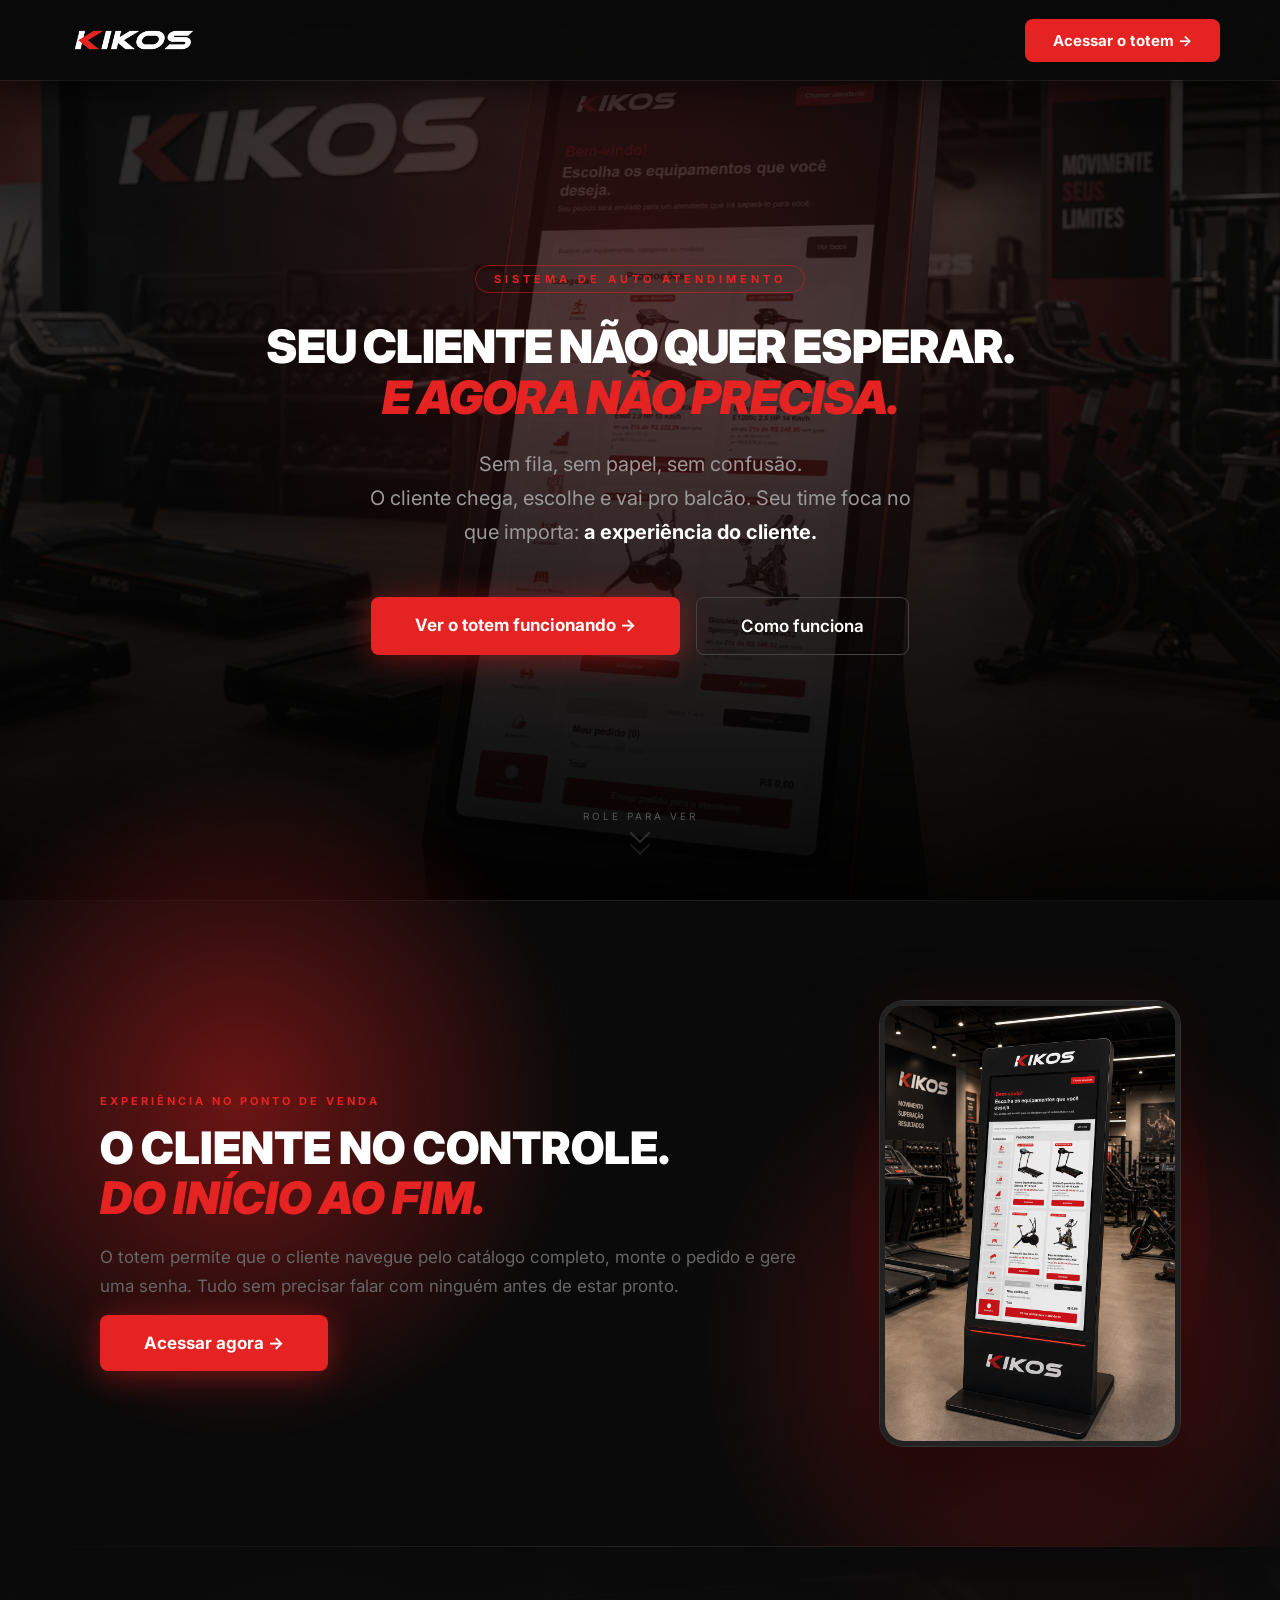
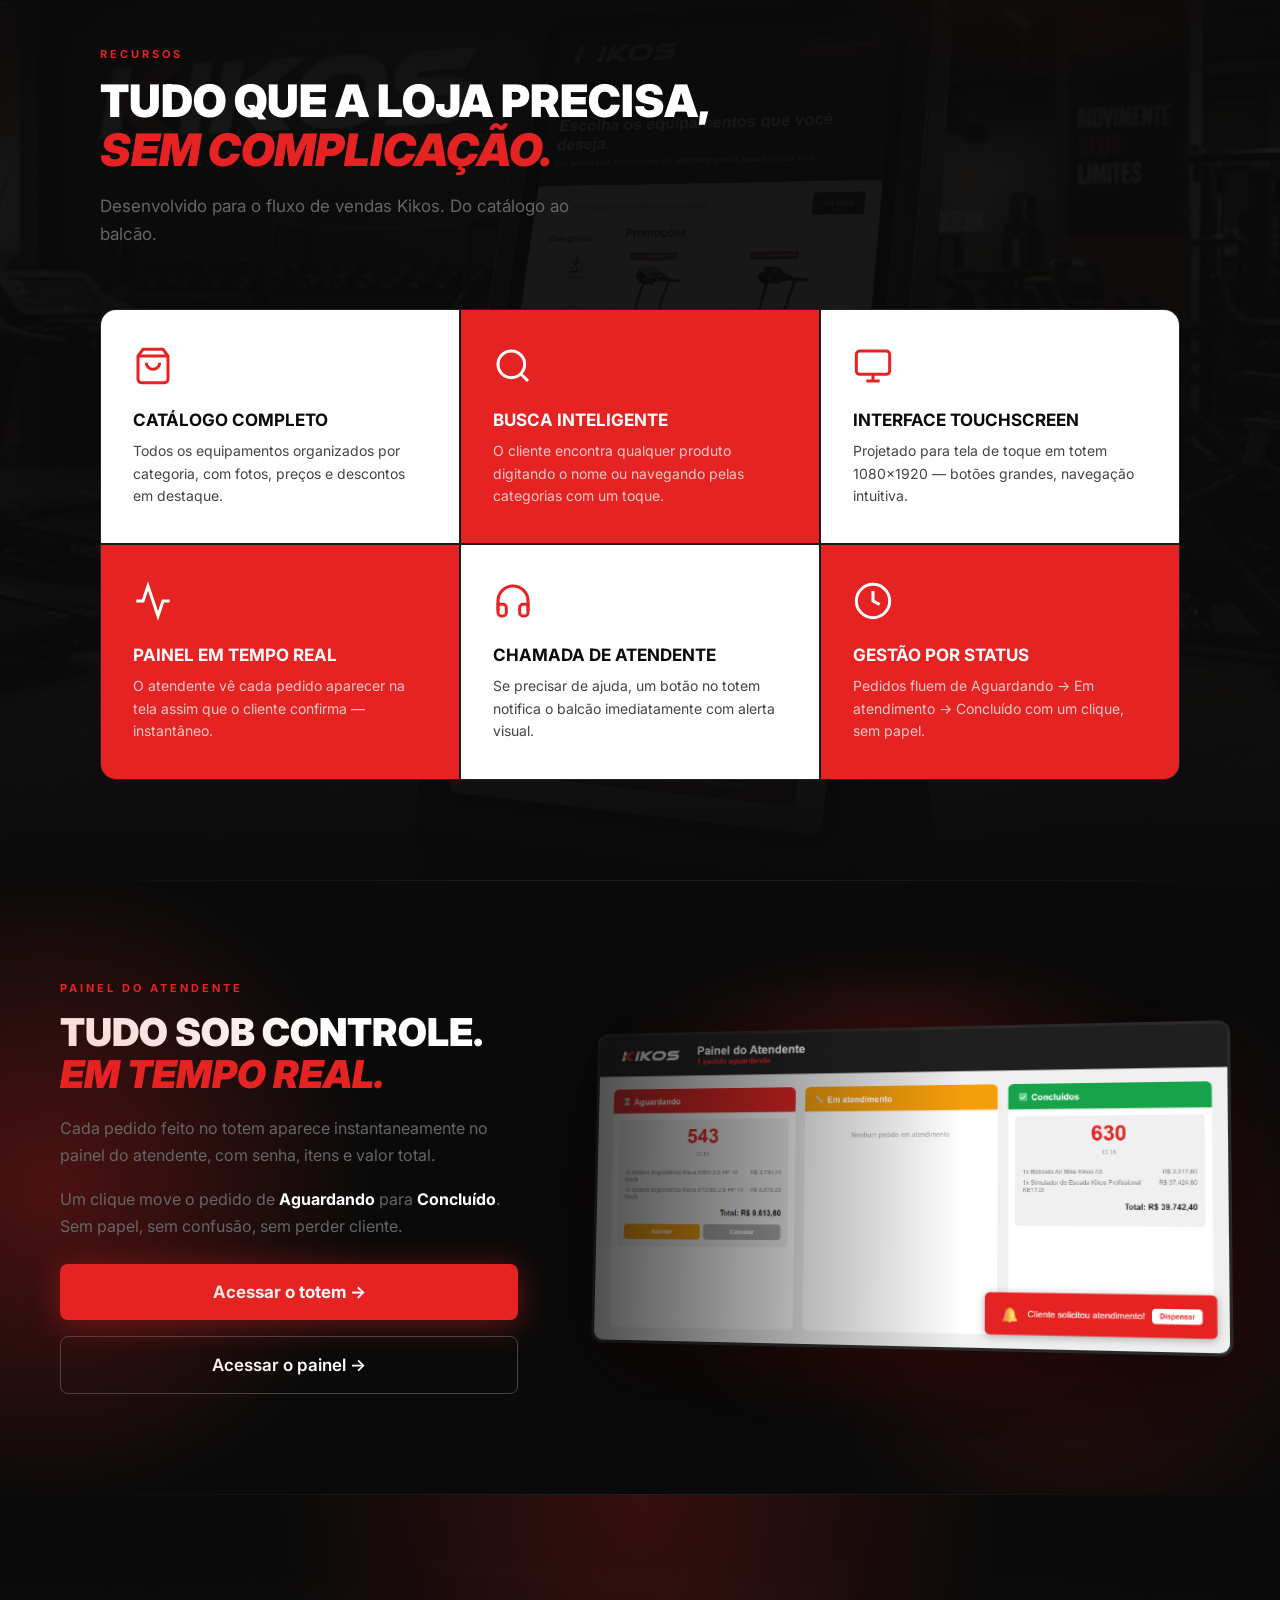
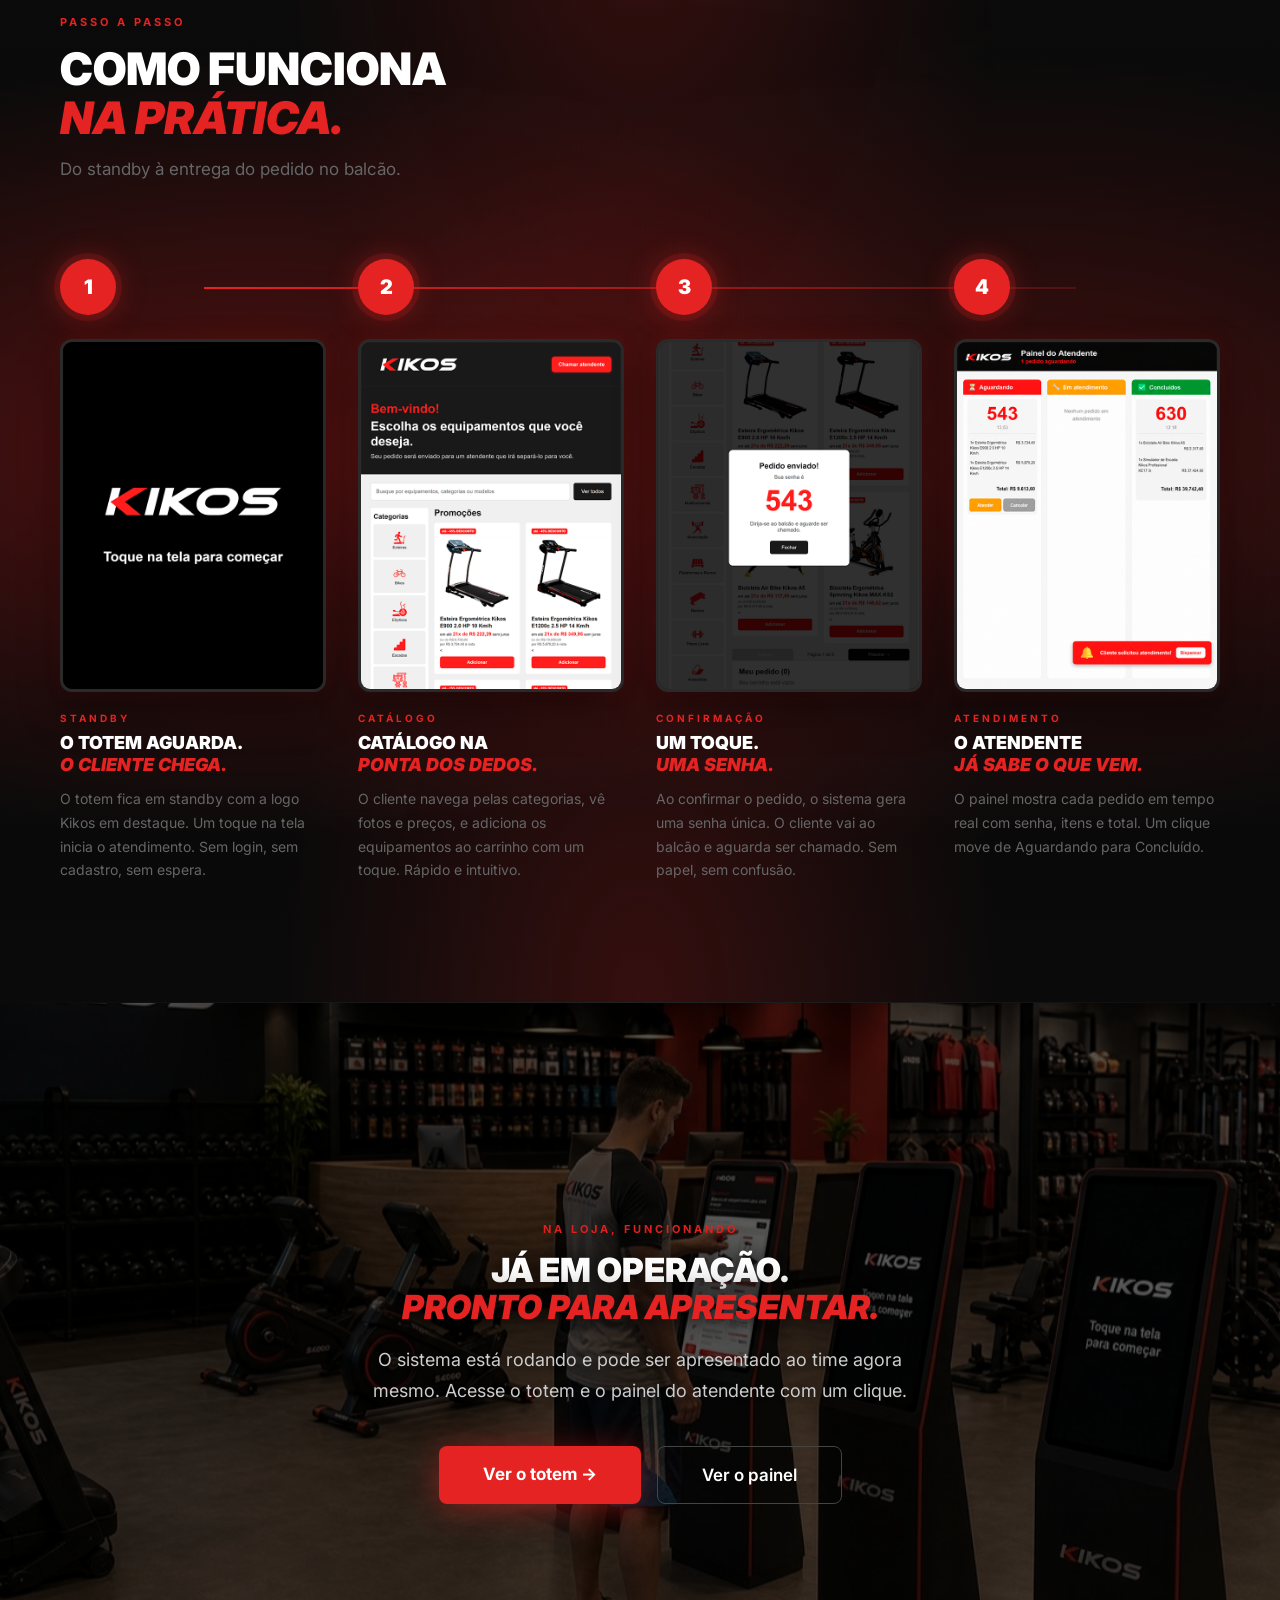
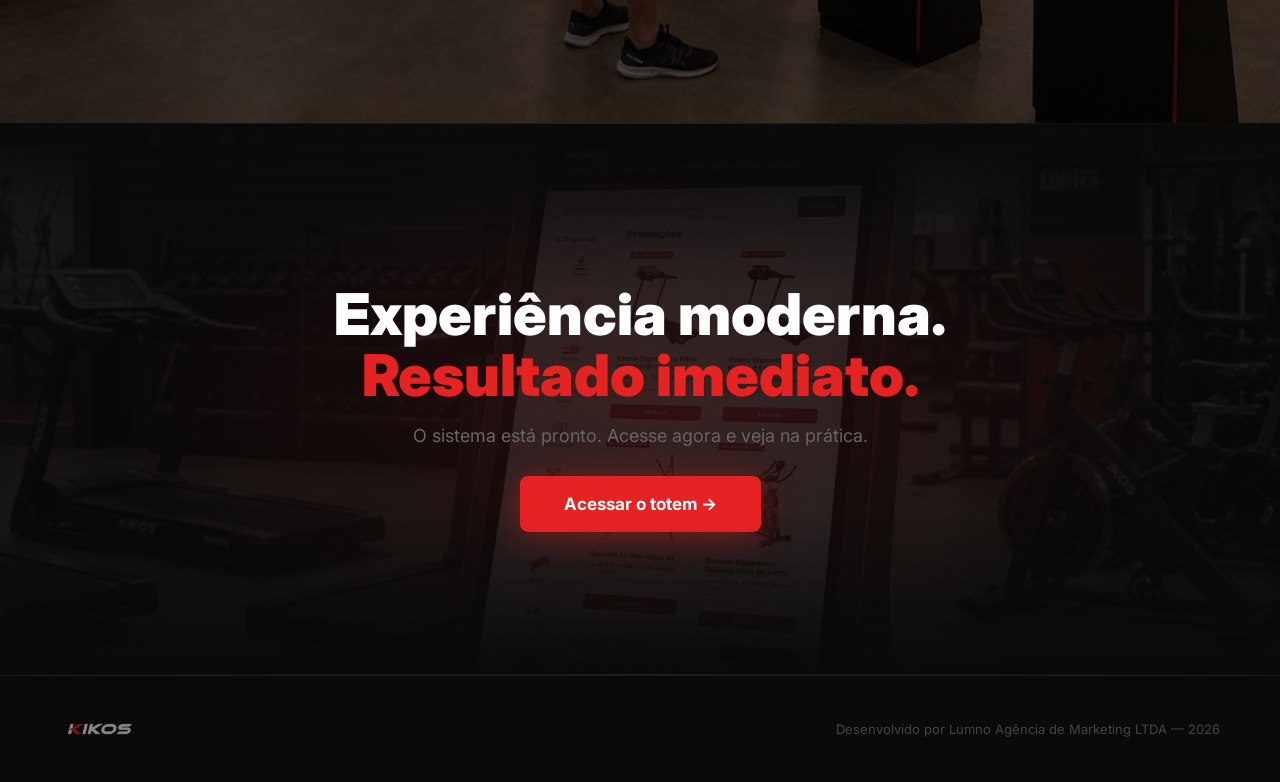
<file: landing.html>
<!DOCTYPE html>
<html lang="pt-BR">
<head>
  <meta charset="UTF-8">
  <meta name="viewport" content="width=device-width, initial-scale=1.0">
  <title>Auto Atendimento Kikos</title>
  <style>
    @import url('https://fonts.googleapis.com/css2?family=Inter:wght@400;600;700;900&display=swap');

    :root {
      --vermelho: #e52322;
      --preto: #0a0a0a;
      --cinza-escuro: #111111;
      --branco: #ffffff;
    }

    * { margin: 0; padding: 0; box-sizing: border-box; }
    html { scroll-behavior: smooth; }
    body {
      background-color: var(--preto);
      color: var(--branco);
      font-family: 'Inter', Arial, sans-serif;
      overflow-x: hidden;
    }

    /* ── NAV ─────────────────────────────────────────── */
nav {
  position: fixed;
  top: 0; left: 0; right: 0;
  z-index: 100;
  display: flex;
  align-items: center;
  justify-content: space-between;
  padding: 16px 60px;
  background: rgba(10,10,10,0.95);
  backdrop-filter: blur(12px);
  -webkit-backdrop-filter: blur(12px);
  box-shadow: 0 1px 0 rgba(255,255,255,0.08), 0 8px 32px rgba(0,0,0,0.5);
}

    nav img { height: 48px; }
    .nav-btn {
      background-color: var(--vermelho);
      color: var(--branco);
      border: none;
      padding: 12px 28px;
      border-radius: 8px;
      font-size: 15px;
      font-weight: 700;
      cursor: pointer;
      text-decoration: none;
      transition: opacity 0.2s;
    }
    .nav-btn:hover { opacity: 0.85; }

    /* ── HERO ─────────────────────────────────────────── */
    .hero {
      min-height: 100vh;
      position: relative;
      display: flex;
      align-items: center;
      justify-content: center;
      text-align: center;
      padding: 140px 40px 120px;
      overflow: hidden;
    }
    .hero-bg {
      position: absolute;
      inset: 0;
      background-image: url('mock1.png');
      background-size: cover;
      background-position: center;
      opacity: 0.2;
      filter: grayscale(30%);
      will-change: transform;
    }
    .hero-gradiente {
      position: absolute;
      inset: 0;
      background:
        radial-gradient(ellipse at 50% 30%, rgba(229,35,34,0.15) 0%, transparent 55%),
        linear-gradient(to bottom, rgba(0,0,0,0.2) 0%, rgba(0,0,0,0.0) 40%, rgba(0,0,0,0.85) 100%);
    }
    .hero-conteudo {
      position: relative;
      z-index: 1;
      max-width: 920px;
    }
    .hero-eyebrow {
      display: inline-block;
      font-size: 11px;
      font-weight: 700;
      letter-spacing: 4px;
      text-transform: uppercase;
      color: var(--vermelho);
      border: 1px solid rgba(229,35,34,0.5);
      padding: 6px 18px;
      border-radius: 100px;
      margin-bottom: 28px;
      opacity: 0;
      animation: fadeUp 0.8s ease forwards 0.3s;
    }
    .hero-titulo {
  font-size: clamp(28px, 3.6vw, 52px);
  font-weight: 900;
  line-height: 1.1;
  letter-spacing: -1px;
  margin-bottom: 24px;
  opacity: 0;
  animation: fadeUp 0.8s ease forwards 0.5s;
}
    .hero-titulo em { font-style: italic; color: var(--vermelho); }
    .hero-subtitulo {
      font-size: clamp(16px, 2vw, 20px);
      color: #999;
      line-height: 1.7;
      max-width: 560px;
      margin: 0 auto 48px;
      opacity: 0;
      animation: fadeUp 0.8s ease forwards 0.7s;
    }

    .destaque-subtitulo {
  font-style: normal;
  color: var(--branco);
  font-weight: 700;
  }

    .hero-cta {
      display: flex;
      gap: 16px;
      justify-content: center;
      flex-wrap: wrap;
      opacity: 0;
      animation: fadeUp 0.8s ease forwards 0.9s;
    }
    .btn-primario {
      background-color: var(--vermelho);
      color: var(--branco);
      border: none;
      padding: 18px 44px;
      border-radius: 8px;
      font-size: 17px;
      font-weight: 700;
      cursor: pointer;
      text-decoration: none;
      box-shadow: 0 4px 32px rgba(229,35,34,0.45);
      transition: transform 0.2s, box-shadow 0.2s;
    }
    .btn-primario:hover { transform: translateY(-2px); box-shadow: 0 8px 40px rgba(229,35,34,0.55); }
    .btn-outline {
      background: transparent;
      color: var(--branco);
      border: 1px solid #444;
      padding: 18px 44px;
      border-radius: 8px;
      font-size: 17px;
      font-weight: 600;
      cursor: pointer;
      text-decoration: none;
      transition: border-color 0.2s;
    }
    .btn-outline:hover { border-color: #888; }

    /* scroll indicator */
    .hero-scroll {
  position: absolute;
  bottom: 44px;
  left: 0;
  right: 0;
  display: flex;
  flex-direction: column;
  align-items: center;
  gap: 10px;
  opacity: 0;
  animation: fadeUp 0.8s ease forwards 1.2s;
  z-index: 2;
}
    .hero-scroll span {
      font-size: 10px;
      letter-spacing: 3px;
      text-transform: uppercase;
      color: #555;
    }
    .scroll-chevron {
      display: flex;
      flex-direction: column;
      align-items: center;
      gap: 4px;
      animation: bounce 2s ease infinite;
    }
    .scroll-chevron svg { opacity: 0.5; }
    @keyframes bounce {
      0%, 100% { transform: translateY(0); }
      50% { transform: translateY(8px); }
    }

    /* ── DIVISOR ──────────────────────────────────────── */
    .divisor { width: 100%; height: 1px; background: linear-gradient(to right, transparent, #222, transparent); }

    /* ── MOCKUP DUPLO ─────────────────────────────────── */
    .mockup-duplo {
  padding: 100px 60px;
  display: grid;
  grid-template-columns: 1fr 300px;
  gap: 60px;
  align-items: center;
  max-width: 1200px;
  margin: 0 auto;
  position: relative;
}

.mockup-duplo::before {
  content: '';
  position: absolute;
  top: -200px;
  left: -200px;
  width: 800px;
  height: 800px;
  background: radial-gradient(circle, rgba(229,35,34,0.45) 0%, transparent 60%);
  pointer-events: none;
  z-index: 0;
}

.mockup-duplo::after {
  content: '';
  position: absolute;
  bottom: -200px;
  right: -200px;
  width: 800px;
  height: 800px;
  background: radial-gradient(circle, rgba(229,35,34,0.35) 0%, transparent 60%);
  pointer-events: none;
  z-index: 0;
}
    .mockup-duplo.invertido .mockup-duplo-texto { order: 2; }
    .mockup-duplo.invertido .mockup-duplo-imagem { order: 1; }
    .label {
      font-size: 11px;
      font-weight: 700;
      letter-spacing: 3px;
      text-transform: uppercase;
      color: var(--vermelho);
      margin-bottom: 16px;
      display: block;
    }
    .mockup-duplo-texto h2 {
      font-size: clamp(28px, 3.5vw, 48px);
      font-weight: 900;
      line-height: 1.1;
      margin-bottom: 20px;
    }
    .mockup-duplo-texto p.desc {
      font-size: 17px;
      color: #666;
      line-height: 1.7;
      margin-bottom: 32px;
    }
    .frame-9-16 {
      width: 100%;
      border-radius: 24px;
      overflow: hidden;
      border: 5px solid #222;
      box-shadow: 0 0 0 1px #333, 0 40px 80px rgba(0,0,0,0.5), 0 0 60px rgba(229,35,34,0.1);
    }
    .frame-9-16 img { width: 100%; display: block; }

    .mockup-duplo-texto {
  position: relative;
  z-index: 1;
}

.mockup-duplo-imagem {
  position: relative;
  z-index: 1;
}

    /* ── FEATURES COM FUNDO ───────────────────────────── */
    .features-wrapper {
      position: relative;
      overflow: hidden;
    }
    .features-bg {
      position: absolute;
      inset: 0;
      background-image: url('mock1.png');
      background-size: cover;
      background-position: center 30%;
      opacity: 0.06;
      filter: grayscale(50%);
    }
    .features-overlay {
      position: absolute;
      inset: 0;
      background: linear-gradient(to bottom, var(--preto) 0%, transparent 20%, transparent 80%, var(--preto) 100%);
    }
    .features {
      padding: 100px 60px;
      max-width: 1200px;
      margin: 0 auto;
      position: relative;
      z-index: 1;
    }
    .features-header { margin-bottom: 60px; }
    .titulo-secao {
      font-size: clamp(28px, 3.5vw, 48px);
      font-weight: 900;
      line-height: 1.1;
      margin-bottom: 16px;
    }
    .desc-secao { font-size: 17px; color: #666; line-height: 1.7; max-width: 500px; }
    .features-grid {
      display: grid;
      grid-template-columns: repeat(3, 1fr);
      gap: 2px;
      background: #1a1a1a;
      border-radius: 16px;
      overflow: hidden;
      border: 1px solid #222;
    }
    .feature-card {
  background: var(--branco);
  padding: 36px 32px;
  opacity: 0;
  transform: translateY(20px);
  transition: opacity 0.5s ease, transform 0.5s ease, background 0.2s, box-shadow 0.2s;
}
.feature-card:hover {
  background: #f0f0f0;
  box-shadow: inset 0 0 0 2px var(--vermelho);
}
.feature-card.visivel { opacity: 1; transform: translateY(0); }
.feature-icone { width: 40px; height: 40px; margin-bottom: 20px; color: var(--vermelho); }
.feature-titulo { font-size: 17px; font-weight: 700; margin-bottom: 10px; color: var(--preto); }
.feature-texto { font-size: 14px; color: #444; line-height: 1.6; }

    /* ── PAINEL 3D ────────────────────────────────────── */
    .painel-3d-section {
  padding: 100px 60px;
  overflow: hidden;
  position: relative;
}

.painel-3d-section::before {
  content: '';
  position: absolute;
  top: 50%;
  left: -300px;
  transform: translateY(-50%);
  width: 700px;
  height: 700px;
  background: radial-gradient(circle, rgba(229,35,34,0.3) 0%, transparent 65%);
  pointer-events: none;
  z-index: 0;
}

.painel-3d-section::after {
  content: '';
  position: absolute;
  bottom: -100px;
  right: -100px;
  width: 600px;
  height: 600px;
  background: radial-gradient(circle, rgba(229,35,34,0.2) 0%, transparent 65%);
  pointer-events: none;
  z-index: 0;
}
    .painel-3d-inner {
      max-width: 1200px;
      margin: 0 auto;
      display: grid;
      grid-template-columns: 1fr 1.4fr;
      gap: 60px;
      align-items: center;
    }
    .painel-3d-texto .label { margin-bottom: 16px; }
    .painel-3d-texto h2 {
      font-size: clamp(26px, 3vw, 44px);
      font-weight: 900;
      line-height: 1.1;
      margin-bottom: 20px;
    }
    .painel-3d-texto p {
      font-size: 16px;
      color: #666;
      line-height: 1.7;
      margin-bottom: 16px;
      position: relative;
  z-index: 1;
    }

    .painel-3d-btns {
  display: flex;
  gap: 16px;
  flex-wrap: wrap;
  margin-top: 24px;
}
.painel-3d-btns {
  flex-direction: column;
}
.painel-3d-btns a {
  width: 100%;
  text-align: center;
}

    .painel-3d-imagem.visivel {
      opacity: 1;
      transform: perspective(1000px) rotateY(-8deg) rotateX(3deg) translateX(0);
    }
    .painel-3d-imagem::after {
  content: '';
  position: absolute;
  inset: 0;
  background: linear-gradient(to left, transparent 40%, rgba(10,10,10,0.7) 100%);
  border-radius: 12px;
  pointer-events: none;
}
    .frame-16-9 {
      border-radius: 12px;
      overflow: hidden;
      border: 3px solid #2a2a2a;
      box-shadow: 0 40px 80px rgba(0,0,0,0.6), 20px 20px 60px rgba(229,35,34,0.08), -10px -10px 40px rgba(0,0,0,0.3);
    }
    .frame-16-9 img { width: 100%; display: block; }

    /* ── COMO FUNCIONA ────────────────────────────────────── */
.como-funciona {
  position: relative;
  padding: 120px 60px;
  overflow: hidden;
}

.como-funciona-bg {
  position: absolute;
  inset: 0;
  background-image: url('mock1.png');
  background-size: cover;
  background-position: center;
  opacity: 0.08;
  filter: grayscale(40%);
  will-change: transform;
}

.como-funciona-overlay {
  position: absolute;
  inset: 0;
  background:
    radial-gradient(ellipse at 20% 50%, rgba(229,35,34,0.35) 0%, transparent 50%),
    radial-gradient(ellipse at 80% 50%, rgba(229,35,34,0.25) 0%, transparent 50%),
    radial-gradient(ellipse at 50% 0%, rgba(229,35,34,0.2) 0%, transparent 40%),
    radial-gradient(ellipse at 50% 100%, rgba(229,35,34,0.2) 0%, transparent 40%),
    linear-gradient(to bottom, var(--preto) 0%, rgba(10,10,10,0.7) 50%, var(--preto) 100%);
}

.como-funciona-inner {
  max-width: 1200px;
  margin: 0 auto;
  position: relative;
  z-index: 1;
}

.como-funciona-header {
  margin-bottom: 80px;
}

.como-funciona-desc {
  font-size: 17px;
  color: #666;
  margin-top: 12px;
}

/* Timeline */
.timeline {
  display: grid;
  grid-template-columns: repeat(4, 1fr);
  gap: 32px;
  position: relative;
}

.timeline-linha {
  position: absolute;
  top: 28px;
  left: calc(12.5% - 1px);
  right: calc(12.5% - 1px);
  height: 2px;
  background: linear-gradient(to right, var(--vermelho), rgba(229,35,34,0.2));
  z-index: 0;
}

.timeline-card {
  position: relative;
  z-index: 1;
  opacity: 0;
  transform: translateY(30px);
  transition: opacity 0.6s ease, transform 0.6s ease;
}

.timeline-card.visivel {
  opacity: 1;
  transform: translateY(0);
}

.timeline-num {
  width: 56px;
  height: 56px;
  background: var(--vermelho);
  border-radius: 50%;
  display: flex;
  align-items: center;
  justify-content: center;
  font-size: 20px;
  font-weight: 900;
  margin-bottom: 24px;
  box-shadow: 0 0 0 6px rgba(229,35,34,0.15), 0 0 30px rgba(229,35,34,0.4);
}

.timeline-img {
  border-radius: 12px;
  overflow: hidden;
  border: 3px solid #2a2a2a;
  box-shadow: 0 20px 40px rgba(0,0,0,0.4), 0 0 20px rgba(229,35,34,0.1);
  margin-bottom: 20px;
}

.timeline-img img {
  width: 100%;
  display: block;
}

.timeline-eyebrow {
  font-size: 10px;
  font-weight: 700;
  letter-spacing: 3px;
  text-transform: uppercase;
  color: var(--vermelho);
  margin-bottom: 8px;
}

.timeline-titulo {
  font-size: clamp(16px, 1.4vw, 20px);
  font-weight: 900;
  line-height: 1.2;
  margin-bottom: 12px;
}

.timeline-desc {
  font-size: 14px;
  color: #666;
  line-height: 1.7;
}

    /* ── CTA FINAL COM FUNDO ──────────────────────────── */
    .cta-final {
      position: relative;
      padding: 160px 60px;
      text-align: center;
      overflow: hidden;
    }
    .cta-bg {
      position: absolute;
      inset: 0;
      background-image: url('mock1.png');
      background-size: cover;
      background-position: center;
      opacity: 0.1;
      filter: grayscale(40%);
    }
    .cta-overlay {
      position: absolute;
      inset: 0;
      background:
        radial-gradient(ellipse at 50% 50%, rgba(229,35,34,0.12) 0%, transparent 60%),
        linear-gradient(to bottom, var(--preto) 0%, transparent 30%, transparent 70%, var(--preto) 100%);
    }
    .cta-final h2 {
      font-size: clamp(32px, 4.5vw, 64px);
      font-weight: 900;
      line-height: 1.05;
      margin-bottom: 20px;
      position: relative;
      z-index: 1;
    }
    .cta-final p {
      font-size: 18px;
      color: #666;
      margin-bottom: 48px;
      position: relative;
      z-index: 1;
    }
    .cta-final a { position: relative; z-index: 1; }

    .titulo-destaque {
  font-style: italic;
  color: var(--vermelho);
}

.mockup-duplo-imagem::before {
  content: '';
  position: absolute;
  top: 50%;
  left: 50%;
  transform: translate(-50%, -50%);
  width: 120%;
  height: 120%;
  background: radial-gradient(circle, rgba(232, 21, 21, 0.35) 0%, transparent 65%);
  pointer-events: none;
  z-index: 0;
  border-radius: 50%;
}

.mockup-duplo-imagem .frame-9-16 {
  position: relative;
  z-index: 1;
}

.feature-card-vermelho {
  background: var(--vermelho) !important;
}

.feature-card-vermelho .feature-icone {
  color: var(--branco);
}

.feature-card-vermelho .feature-titulo {
  color: var(--branco);
}

.feature-card-vermelho .feature-texto {
  color: rgba(255,255,255,0.75);
}

.feature-card-vermelho:hover {
  background: #cc1f1e !important;
  box-shadow: inset 0 0 0 2px rgba(255,255,255,0.3);
}

.painel-3d-wrapper {
  position: relative;
}

.painel-glow {
  position: absolute;
  top: 50%;
  left: 50%;
  transform: translate(-50%, -50%);
  width: 120%;
  height: 120%;
  background: radial-gradient(circle, rgba(229,35,34,0.6) 0%, rgba(229,35,34,0.2) 40%, transparent 70%);
  pointer-events: none;
  border-radius: 50%;
  filter: blur(30px);
  z-index: 0;
}

.painel-3d-imagem {
  position: relative;
  z-index: 1;
  opacity: 0;
  transform: perspective(1000px) rotateY(-8deg) rotateX(3deg) translateX(40px);
  transition: opacity 0.9s ease, transform 0.9s ease;
}

/* ── APRESENTAÇÃO ─────────────────────────────────────── */
.apresentacao {
  position: relative;
  min-height: 80vh;
  display: flex;
  align-items: center;
  justify-content: center;
  text-align: center;
  overflow: hidden;
  padding: 120px 60px;
}

.apresentacao-bg {
  position: absolute;
  inset: 0;
  background-image: url('sessão_apresentacao.png');
  background-size: cover;
  background-position: center;
  will-change: transform;
  transition: transform 0.05s linear;
  transform: scale(1.1);
}

.apresentacao-overlay {
  position: absolute;
  inset: 0;
  background: rgba(0, 0, 0, 0.65);
}

.apresentacao-conteudo {
  position: relative;
  z-index: 1;
  max-width: 800px;
}

.apresentacao-conteudo .label {
  margin-bottom: 16px;
}

.apresentacao-conteudo h2 {
  font-size: clamp(24px, 2.6vw, 40px);
  font-weight: 900;
  line-height: 1.1;
  margin-bottom: 20px;
  text-shadow: 0 2px 20px rgba(0,0,0,0.8), 0 4px 40px rgba(0,0,0,0.6);
  max-width: 600px;
  margin-left: auto;
  margin-right: auto;
}

.apresentacao-desc {
  font-size: 18px;
  color: #ccc;
  line-height: 1.7;
  margin-bottom: 40px;
  max-width: 560px;
  margin-left: auto;
  margin-right: auto;
  text-shadow: 0 2px 12px rgba(0,0,0,0.9);
}

.apresentacao-desc {
  font-size: 18px;
  color: #ccc;
  line-height: 1.7;
  margin-bottom: 40px;
  max-width: 560px;
  margin-left: auto;
  margin-right: auto;
}

.apresentacao-btns {
  display: flex;
  gap: 16px;
  justify-content: center;
  flex-wrap: wrap;
}


    /* ── FOOTER ───────────────────────────────────────── */
    footer {
      border-top: 1px solid #1a1a1a;
      padding: 40px 60px;
      display: flex;
      align-items: center;
      justify-content: space-between;
    }
    footer img { height: 26px; opacity: 0.5; }
    footer p { font-size: 13px; color: #444; }

    /* ── ANIMAÇÕES ────────────────────────────────────── */
    @keyframes fadeUp {
      from { opacity: 0; transform: translateY(24px); }
      to { opacity: 1; transform: translateY(0); }
    }

    /* ── RESPONSIVE ───────────────────────────────────── */
    @media (max-width: 480px) {

     /* IMAGENS MOBILE DA TIMELINE */
  .timeline-img {
    height: 195px;
  }

  /* NAV */
  nav {
    padding: 14px 20px;
  }
  nav img { height: 36px; }
  .nav-btn {
    padding: 10px 16px;
    font-size: 13px;
  }

  /* HERO */
  .hero {
    padding: 120px 24px 100px;
  }
  .hero-titulo {
    font-size: clamp(28px, 8vw, 40px);
    letter-spacing: 0;
  }
  .hero-subtitulo {
    font-size: 15px;
  }
  .btn-primario, .btn-outline {
    width: 100%;
    text-align: center;
    padding: 16px 24px;
    font-size: 15px;
  }
  .hero-cta {
    flex-direction: column;
  }

  /* MOCKUP DUPLO */
  .mockup-duplo {
    grid-template-columns: 1fr;
    padding: 60px 24px;
    gap: 32px;
  }
  .mockup-duplo::before,
  .mockup-duplo::after {
    display: none;
  }
  .mockup-duplo-texto h2 {
    font-size: clamp(24px, 7vw, 36px);
  }

  /* FEATURES */
  .features {
    padding: 60px 24px;
  }
  .features-grid {
    grid-template-columns: 1fr;
  }
  .titulo-secao {
    font-size: clamp(24px, 7vw, 36px);
  }

  /* PAINEL 3D */
  .painel-3d-section {
    padding: 60px 24px;
  }
  .painel-3d-inner {
    grid-template-columns: 1fr;
    gap: 40px;
  }
  .painel-3d-imagem {
    transform: none !important;
  }
  .painel-3d-imagem.visivel {
    transform: none !important;
  }
  .painel-3d-texto h2 {
    font-size: clamp(24px, 7vw, 36px);
  }

  /* COMO FUNCIONA */
  .como-funciona {
    padding: 60px 24px;
  }
  .timeline {
    grid-template-columns: 1fr;
    gap: 48px;
  }
  .timeline-linha {
    display: none;
  }
  .timeline-num {
    width: 44px;
    height: 44px;
    font-size: 18px;
    margin-bottom: 16px;
  }
  .timeline-img {
    height: 220px;
  }
  .timeline-titulo {
    font-size: 18px;
  }

  /* APRESENTAÇÃO */
  .apresentacao {
    padding: 80px 24px;
    min-height: 60vh;
  }
  .apresentacao-conteudo h2 {
    font-size: clamp(22px, 7vw, 32px);
  }
  .apresentacao-desc {
    font-size: 15px;
  }
  .apresentacao-btns {
    flex-direction: column;
  }
  .apresentacao-btns a {
    width: 100%;
    text-align: center;
  }

  /* CTA FINAL */
  .cta-final {
    padding: 80px 24px;
  }
  .cta-final h2 {
    font-size: clamp(28px, 8vw, 40px);
  }

  /* FOOTER */
  footer {
    flex-direction: column;
    gap: 16px;
    text-align: center;
    padding: 32px 24px;
  }
}
  </style>
</head>
<body>

  <!-- ── NAV ─────────────────────────────────────────── -->
  <nav>
    <img src="assets/images/logo.png" alt="Kikos">
    <a href="index.html" class="nav-btn">Acessar o totem →</a>
  </nav>


  <!-- ── HERO ─────────────────────────────────────────── -->
  <section class="hero">
    <div class="hero-bg" id="hero-parallax"></div>
    <div class="hero-gradiente"></div>
    <div class="hero-conteudo">
      <span class="hero-eyebrow">Sistema de Auto Atendimento</span>
      <h1 class="hero-titulo">
        SEU CLIENTE NÃO QUER ESPERAR.<br>
        <em>E AGORA NÃO PRECISA.</em>
      </h1>
      <p class="hero-subtitulo">
        Sem fila, sem papel, sem confusão.<br>
        O cliente chega, escolhe e vai pro balcão.
        Seu time foca no que importa: <em class="destaque-subtitulo">a experiência do cliente.</em>
      </p>
      <div class="hero-cta">
        <a href="index.html" class="btn-primario">Ver o totem funcionando →</a>
        <a href="#como-funciona" class="btn-outline">Como funciona</a>
      </div>
    </div>
    <div class="hero-scroll">
      <span>Role para ver</span>
      <div class="scroll-chevron">
        <svg width="20" height="12" viewBox="0 0 20 12" fill="none">
          <path d="M1 1L10 10L19 1" stroke="#555" stroke-width="2" stroke-linecap="round"/>
        </svg>
        <svg width="20" height="12" viewBox="0 0 20 12" fill="none" style="opacity:0.3; margin-top:-4px;">
          <path d="M1 1L10 10L19 1" stroke="#555" stroke-width="2" stroke-linecap="round"/>
        </svg>
      </div>
    </div>
  </section>

  <div class="divisor"></div>

  <!-- ── MOCKUP + TEXTO ─────────────────────────────────── -->
  <div class="mockup-duplo">
    <div class="mockup-duplo-texto">
      <span class="label">Experiência no ponto de venda</span>
      <h2>O CLIENTE NO CONTROLE.<br><em class="titulo-destaque">DO INÍCIO AO FIM.</em></h2>
      <p class="desc">O totem permite que o cliente navegue pelo catálogo completo, monte o pedido e gere uma senha. Tudo sem precisar falar com ninguém antes de estar pronto.</p>
      <a href="index.html" class="btn-primario">Acessar agora →</a>
    </div>
    <div class="mockup-duplo-imagem">
      <div class="frame-9-16">
        <img src="mock2.png" alt="Interface do totem Kikos">
      </div>
    </div>
  </div>

  <div class="divisor"></div>

  <!-- ── FEATURES COM FUNDO ─────────────────────────────── -->
  <div class="features-wrapper">
    <div class="features-bg"></div>
    <div class="features-overlay"></div>
    <section class="features">
      <div class="features-header">
        <span class="label">Recursos</span>
        <h2 class="titulo-secao">TUDO QUE A LOJA PRECISA,<br><em class="titulo-destaque">SEM COMPLICAÇÃO.</em></h2>
        <p class="desc-secao">Desenvolvido para o fluxo de vendas Kikos. Do catálogo ao balcão.</p>
      </div>
      <div class="features-grid">
        <div class="feature-card">
          <svg class="feature-icone" viewBox="0 0 24 24" fill="none" stroke="currentColor" stroke-width="1.8">
            <path d="M6 2 3 6v14a2 2 0 0 0 2 2h14a2 2 0 0 0 2-2V6l-3-4z"/><line x1="3" y1="6" x2="21" y2="6"/><path d="M16 10a4 4 0 0 1-8 0"/>
          </svg>
          <div class="feature-titulo">CATÁLOGO COMPLETO</div>
          <div class="feature-texto">Todos os equipamentos organizados por categoria, com fotos, preços e descontos em destaque.</div>
        </div>
        <div class="feature-card feature-card-vermelho">
          <svg class="feature-icone" viewBox="0 0 24 24" fill="none" stroke="currentColor" stroke-width="1.8">
            <circle cx="11" cy="11" r="8"/><path d="m21 21-4.35-4.35"/>
          </svg>
          <div class="feature-titulo">BUSCA INTELIGENTE</div>
          <div class="feature-texto">O cliente encontra qualquer produto digitando o nome ou navegando pelas categorias com um toque.</div>
        </div>
        <div class="feature-card">
          <svg class="feature-icone" viewBox="0 0 24 24" fill="none" stroke="currentColor" stroke-width="1.8">
            <rect x="2" y="3" width="20" height="14" rx="2"/><path d="M8 21h8M12 17v4"/>
          </svg>
          <div class="feature-titulo">INTERFACE TOUCHSCREEN</div>
          <div class="feature-texto">Projetado para tela de toque em totem 1080×1920 — botões grandes, navegação intuitiva.</div>
        </div>
        <div class="feature-card feature-card-vermelho">
          <svg class="feature-icone" viewBox="0 0 24 24" fill="none" stroke="currentColor" stroke-width="1.8">
            <path d="M22 12h-4l-3 9L9 3l-3 9H2"/>
          </svg>
          <div class="feature-titulo">PAINEL EM TEMPO REAL</div>
          <div class="feature-texto">O atendente vê cada pedido aparecer na tela assim que o cliente confirma — instantâneo.</div>
        </div>
        <div class="feature-card">
          <svg class="feature-icone" viewBox="0 0 24 24" fill="none" stroke="currentColor" stroke-width="1.8">
            <path d="M3 18v-6a9 9 0 0 1 18 0v6"/><path d="M21 19a2 2 0 0 1-2 2h-1a2 2 0 0 1-2-2v-3a2 2 0 0 1 2-2h3z"/><path d="M3 19a2 2 0 0 0 2 2h1a2 2 0 0 0 2-2v-3a2 2 0 0 0-2-2H3z"/>
          </svg>
          <div class="feature-titulo">CHAMADA DE ATENDENTE</div>
          <div class="feature-texto">Se precisar de ajuda, um botão no totem notifica o balcão imediatamente com alerta visual.</div>
        </div>
        <div class="feature-card feature-card-vermelho">
          <svg class="feature-icone" viewBox="0 0 24 24" fill="none" stroke="currentColor" stroke-width="1.8">
            <circle cx="12" cy="12" r="10"/><polyline points="12 6 12 12 16 14"/>
          </svg>
          <div class="feature-titulo">GESTÃO POR STATUS</div>
          <div class="feature-texto">Pedidos fluem de Aguardando → Em atendimento → Concluído com um clique, sem papel.</div>
        </div>
      </div>
    </section>
  </div>

  <div class="divisor"></div>

  <!-- ── PAINEL 3D ──────────────────────────────────────── -->
  <section class="painel-3d-section">
    <div class="painel-3d-inner">
      <div class="painel-3d-texto">
        <span class="label">Painel do atendente</span>
        <h2>TUDO SOB CONTROLE.<br><em class="titulo-destaque">EM TEMPO REAL.</em></h2>
        <p>Cada pedido feito no totem aparece instantaneamente no painel do atendente, com senha, itens e valor total.</p>
        <p>Um clique move o pedido de <strong style="color:#fff;">Aguardando</strong> para <strong style="color:#fff;">Concluído</strong>. Sem papel, sem confusão, sem perder cliente.</p>
<div class="painel-3d-btns">
  <a href="index.html" class="btn-primario">Acessar o totem →</a>
  <a href="painel.html" class="btn-outline">Acessar o painel →</a>
</div>
      </div>
      <div class="painel-3d-wrapper">
        <div class="painel-glow"></div>
        <div class="painel-3d-imagem" id="painel-3d">
          <div class="frame-16-9">
            <img src="painel.png" alt="Painel do atendente Kikos">
          </div>
        </div>
      </div>
    </div>
  </section>

  <div class="divisor"></div>

  <!-- ── COMO FUNCIONA ─────────────────────────────────── -->
  <section class="como-funciona" id="como-funciona">
    <div class="como-funciona-bg" id="como-funciona-parallax"></div>
    <div class="como-funciona-overlay"></div>
    <div class="como-funciona-inner">
      <div class="como-funciona-header">
        <span class="label">Passo a passo</span>
        <h2 class="titulo-secao">COMO FUNCIONA<br><em class="titulo-destaque">NA PRÁTICA.</em></h2>
        <p class="como-funciona-desc">Do standby à entrega do pedido no balcão.</p>
      </div>

      <div class="timeline">
        <div class="timeline-linha"></div>

        <div class="timeline-card" data-delay="0">
          <div class="timeline-num">1</div>
          <div class="timeline-img">
            <img src="splash_screen_passo.png" alt="Splash screen">
          </div>
          <div class="timeline-eyebrow">Standby</div>
          <h3 class="timeline-titulo">O TOTEM AGUARDA.<br><em class="titulo-destaque">O CLIENTE CHEGA.</em></h3>
          <p class="timeline-desc">O totem fica em standby com a logo Kikos em destaque. Um toque na tela inicia o atendimento. Sem login, sem cadastro, sem espera.</p>
        </div>

        <div class="timeline-card" data-delay="150">
          <div class="timeline-num">2</div>
          <div class="timeline-img">
            <img src="mock3.png" alt="Catálogo">
          </div>
          <div class="timeline-eyebrow">Catálogo</div>
          <h3 class="timeline-titulo">CATÁLOGO NA<br><em class="titulo-destaque">PONTA DOS DEDOS.</em></h3>
          <p class="timeline-desc">O cliente navega pelas categorias, vê fotos e preços, e adiciona os equipamentos ao carrinho com um toque. Rápido e intuitivo.</p>
        </div>

        <div class="timeline-card" data-delay="300">
          <div class="timeline-num">3</div>
          <div class="timeline-img">
            <img src="senha_passo.png" alt="Senha">
          </div>
          <div class="timeline-eyebrow">Confirmação</div>
          <h3 class="timeline-titulo">UM TOQUE.<br><em class="titulo-destaque">UMA SENHA.</em></h3>
          <p class="timeline-desc">Ao confirmar o pedido, o sistema gera uma senha única. O cliente vai ao balcão e aguarda ser chamado. Sem papel, sem confusão.</p>
        </div>

        <div class="timeline-card" data-delay="450">
          <div class="timeline-num">4</div>
          <div class="timeline-img">
            <img src="painel_passo.png" alt="Painel">
          </div>
          <div class="timeline-eyebrow">Atendimento</div>
          <h3 class="timeline-titulo">O ATENDENTE<br><em class="titulo-destaque">JÁ SABE O QUE VEM.</em></h3>
          <p class="timeline-desc">O painel mostra cada pedido em tempo real com senha, itens e total. Um clique move de Aguardando para Concluído.</p>
        </div>

      </div>
    </div>
  </section>

  <div class="divisor"></div>

  <!-- ── APRESENTAÇÃO ──────────────────────────────────── -->
  <section class="apresentacao">
    <div class="apresentacao-bg" id="apresentacao-parallax"></div>
    <div class="apresentacao-overlay"></div>
    <div class="apresentacao-conteudo">
      <span class="label">Na loja, funcionando</span>
      <h2>JÁ EM OPERAÇÃO.<br><em class="titulo-destaque">PRONTO PARA APRESENTAR.</em></h2>
      <p class="apresentacao-desc">O sistema está rodando e pode ser apresentado ao time agora mesmo. Acesse o totem e o painel do atendente com um clique.</p>
      <div class="apresentacao-btns">
        <a href="index.html" class="btn-primario">Ver o totem →</a>
        <a href="painel.html" class="btn-outline">Ver o painel</a>
      </div>
    </div>
  </section>

  <div class="divisor"></div>

  <!-- ── CTA FINAL ─────────────────────────────────────── -->
  <section class="cta-final">
    <div class="cta-bg"></div>
    <div class="cta-overlay"></div>
    <h2>Experiência moderna.<br><em style="font-style:normal; color:var(--vermelho);">Resultado imediato.</em></h2>
    <p>O sistema está pronto. Acesse agora e veja na prática.</p>
    <a href="index.html" class="btn-primario">Acessar o totem →</a>
  </section>

  <!-- ── FOOTER ────────────────────────────────────────── -->
  <div class="divisor"></div>
  <footer>
    <img src="assets/images/logo.png" alt="Kikos">
    <p>Desenvolvido por Lumno Agência de Marketing LTDA — 2026</p>
  </footer>

  <script>
    // ── PARALLAX ────────────────────────────────────────
   const heroBg = document.getElementById('hero-parallax');
const comoFuncionaBg = document.getElementById('como-funciona-parallax');
const apresentacaoBg = document.getElementById('apresentacao-parallax');

window.addEventListener('scroll', () => {
  const scrollY = window.scrollY;
  heroBg.style.transform = `translateY(${scrollY * 0.4}px)`;

  if (comoFuncionaBg) {
    const secao = comoFuncionaBg.closest('section');
    const offset = secao.getBoundingClientRect().top + scrollY;
    const relativo = scrollY - offset;
    comoFuncionaBg.style.transform = `translateY(${relativo * 0.3}px)`;
  }

  if (apresentacaoBg) {
    const secao = apresentacaoBg.closest('section');
    const rect = secao.getBoundingClientRect();
    const progresso = 1 - Math.max(0, Math.min(1, rect.top / window.innerHeight));
    const escala = 1.15 - progresso * 0.15;
    apresentacaoBg.style.transform = `scale(${escala})`;
  }
});

    // ── SCROLL REVEAL ───────────────────────────────────
    const observer = new IntersectionObserver((entries) => {
  entries.forEach((entry) => {
    if (entry.isIntersecting) {
      setTimeout(() => entry.target.classList.add('visivel'), entry.target.dataset.delay || 0);
      observer.unobserve(entry.target);
    }
  });
}, { threshold: 0.05, rootMargin: '0px 0px -50px 0px' });

    document.querySelectorAll('.feature-card').forEach((el, i) => {
      el.dataset.delay = (i % 3) * 100;
      observer.observe(el);
    });

    document.querySelectorAll('.timeline-card').forEach((el, i) => {
  el.dataset.delay = parseInt(el.dataset.delay) || 0;
  observer.observe(el);
});

    const painel3d = document.getElementById('painel-3d');
    if (painel3d) observer.observe(painel3d);

    // ── ACCORDION ───────────────────────────────────────
    const passos = document.querySelectorAll('.passo-item');

    function abrirPasso(index) {
      passos.forEach((p, i) => {
        if (i === index) {
          p.classList.add('ativo');
        } else {
          p.classList.remove('ativo');
        }
      });
    }

    passos.forEach((passo, index) => {
      passo.querySelector('.passo-header').addEventListener('click', () => {
        const jaAberto = passo.classList.contains('ativo');
        if (jaAberto) {
          passo.classList.remove('ativo');
        } else {
          abrirPasso(index);
        }
      });
    });

    // Abre o primeiro por padrão após um delay
    setTimeout(() => abrirPasso(0), 800);

    // ── IMAGENS MOBILE ──────────────────────────────────
if (window.innerWidth <= 480) {
  const imgsMobile = [
    { indice: 1, src: 'splash_screen_passo_mobile.png' },
    { indice: 2, src: 'mock3_mobile.png' },
    { indice: 3, src: 'senha_mobile.png' },
    { indice: 4, src: 'painel_mobile.png' }
  ];

  const cards = document.querySelectorAll('.timeline-card');
  imgsMobile.forEach(({ indice, src }) => {
    const img = cards[indice - 1]?.querySelector('.timeline-img img');
    if (img) img.src = src;
  });
}

  </script>

</body>
</html>
</file>
